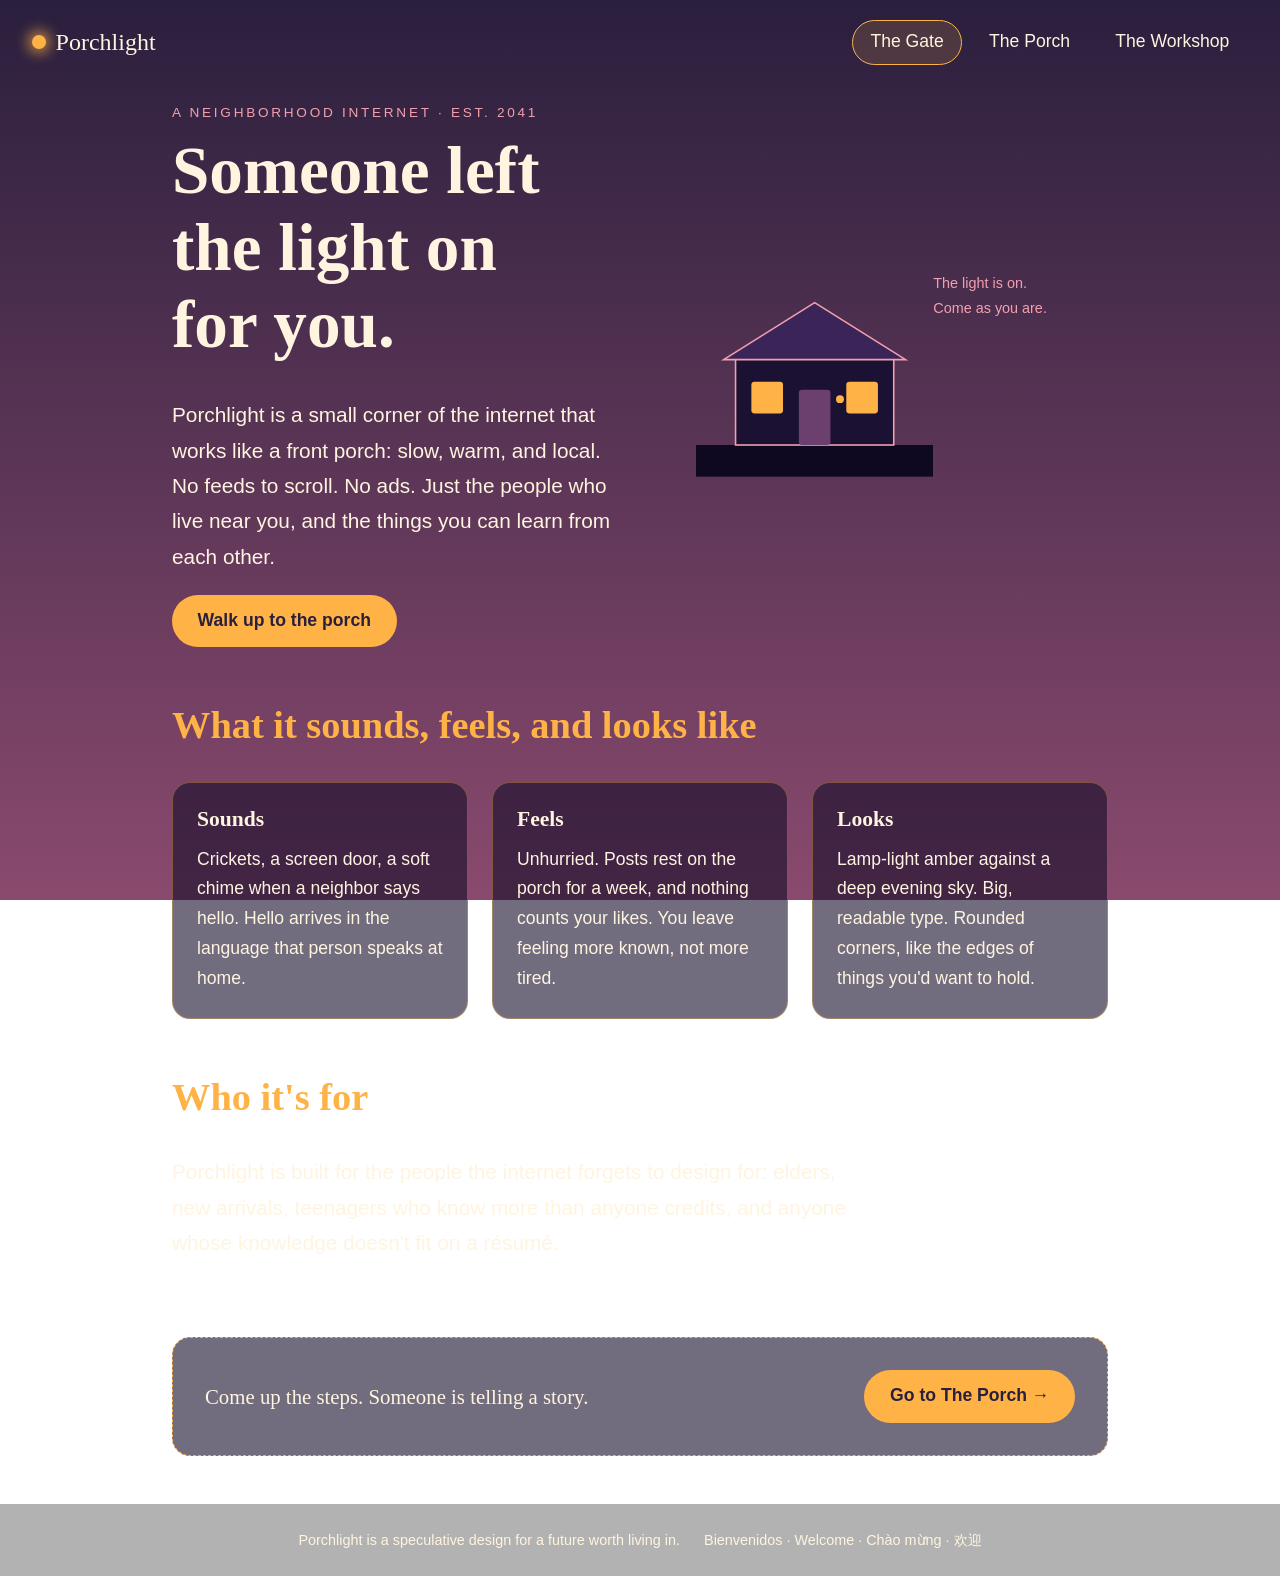
<file: index.html>
<!DOCTYPE html>
<html lang="en">
  <head>
    <meta charset="UTF-8">
    <meta name="viewport" content="width=device-width, initial-scale=1.0">
    <title>Porchlight | The Gate</title>
    <link rel="stylesheet" href="style.css">
  </head>
  <body class="dusk">

    <header class="site-header">
      <a class="brand" href="index.html">
        <span class="brand-light" aria-hidden="true"></span>
        Porchlight
      </a>
      <nav class="site-nav" aria-label="Main">
        <ul>
          <li><a href="index.html" aria-current="page">The Gate</a></li>
          <li><a href="porch.html">The Porch</a></li>
          <li><a href="workshop.html">The Workshop</a></li>
        </ul>
      </nav>
    </header>

    <main>

      <section class="hero">
        <div class="hero-text">
          <p class="eyebrow">A neighborhood internet &middot; Est. 2041</p>
          <h1>Someone left the light on for&nbsp;you.</h1>
          <p class="lede">
            Porchlight is a small corner of the internet that works like a front porch:
            slow, warm, and local. No feeds to scroll. No ads. Just the people who live
            near you, and the things you can learn from each other.
          </p>
          <a class="button" href="porch.html">Walk up to the porch</a>
        </div>

        <figure class="hero-art">
          <svg viewBox="0 0 300 260" role="img" aria-label="A small house at dusk with a glowing window and a porch lamp">
            <rect class="house-ground" x="0" y="220" width="300" height="40"></rect>
            <rect class="house-wall" x="50" y="110" width="200" height="110"></rect>
            <polygon class="house-roof" points="35,112 150,40 265,112"></polygon>
            <rect class="house-door" x="130" y="150" width="40" height="70" rx="4"></rect>
            <rect class="house-window" x="70" y="140" width="40" height="40" rx="4"></rect>
            <rect class="house-window" x="190" y="140" width="40" height="40" rx="4"></rect>
            <circle class="house-lamp" cx="182" cy="162" r="5"></circle>
          </svg>
          <figcaption class="byline">The light is on. Come as you are.</figcaption>
        </figure>
      </section>

      <section class="section">
        <h2>What it sounds, feels, and looks like</h2>
        <div class="cards">
          <article class="card">
            <h3>Sounds</h3>
            <p>
              Crickets, a screen door, a soft chime when a neighbor says hello.
              Hello arrives in the language that person speaks at home.
            </p>
          </article>
          <article class="card">
            <h3>Feels</h3>
            <p>
              Unhurried. Posts rest on the porch for a week, and nothing counts your
              likes. You leave feeling more known, not more tired.
            </p>
          </article>
          <article class="card">
            <h3>Looks</h3>
            <p>
              Lamp-light amber against a deep evening sky. Big, readable type. Rounded
              corners, like the edges of things you'd want to hold.
            </p>
          </article>
        </div>
      </section>

      <section class="section">
        <h2>Who it's for</h2>
        <p class="lede">
          Porchlight is built for the people the internet forgets to design for:
          elders, new arrivals, teenagers who know more than anyone credits, and anyone
          whose knowledge doesn't fit on a r&eacute;sum&eacute;.
        </p>
      </section>

      <aside class="next-door">
        <p>Come up the steps. Someone is telling a story.</p>
        <a class="button" href="porch.html">Go to The Porch &rarr;</a>
      </aside>

    </main>

    <footer class="site-footer">
      <p>Porchlight is a speculative design for a future worth living in.</p>
      <p>Bienvenidos &middot; Welcome &middot; Ch&agrave;o m&#7915;ng &middot; &#27426;&#36814;</p>
    </footer>

  </body>
</html>
</file>
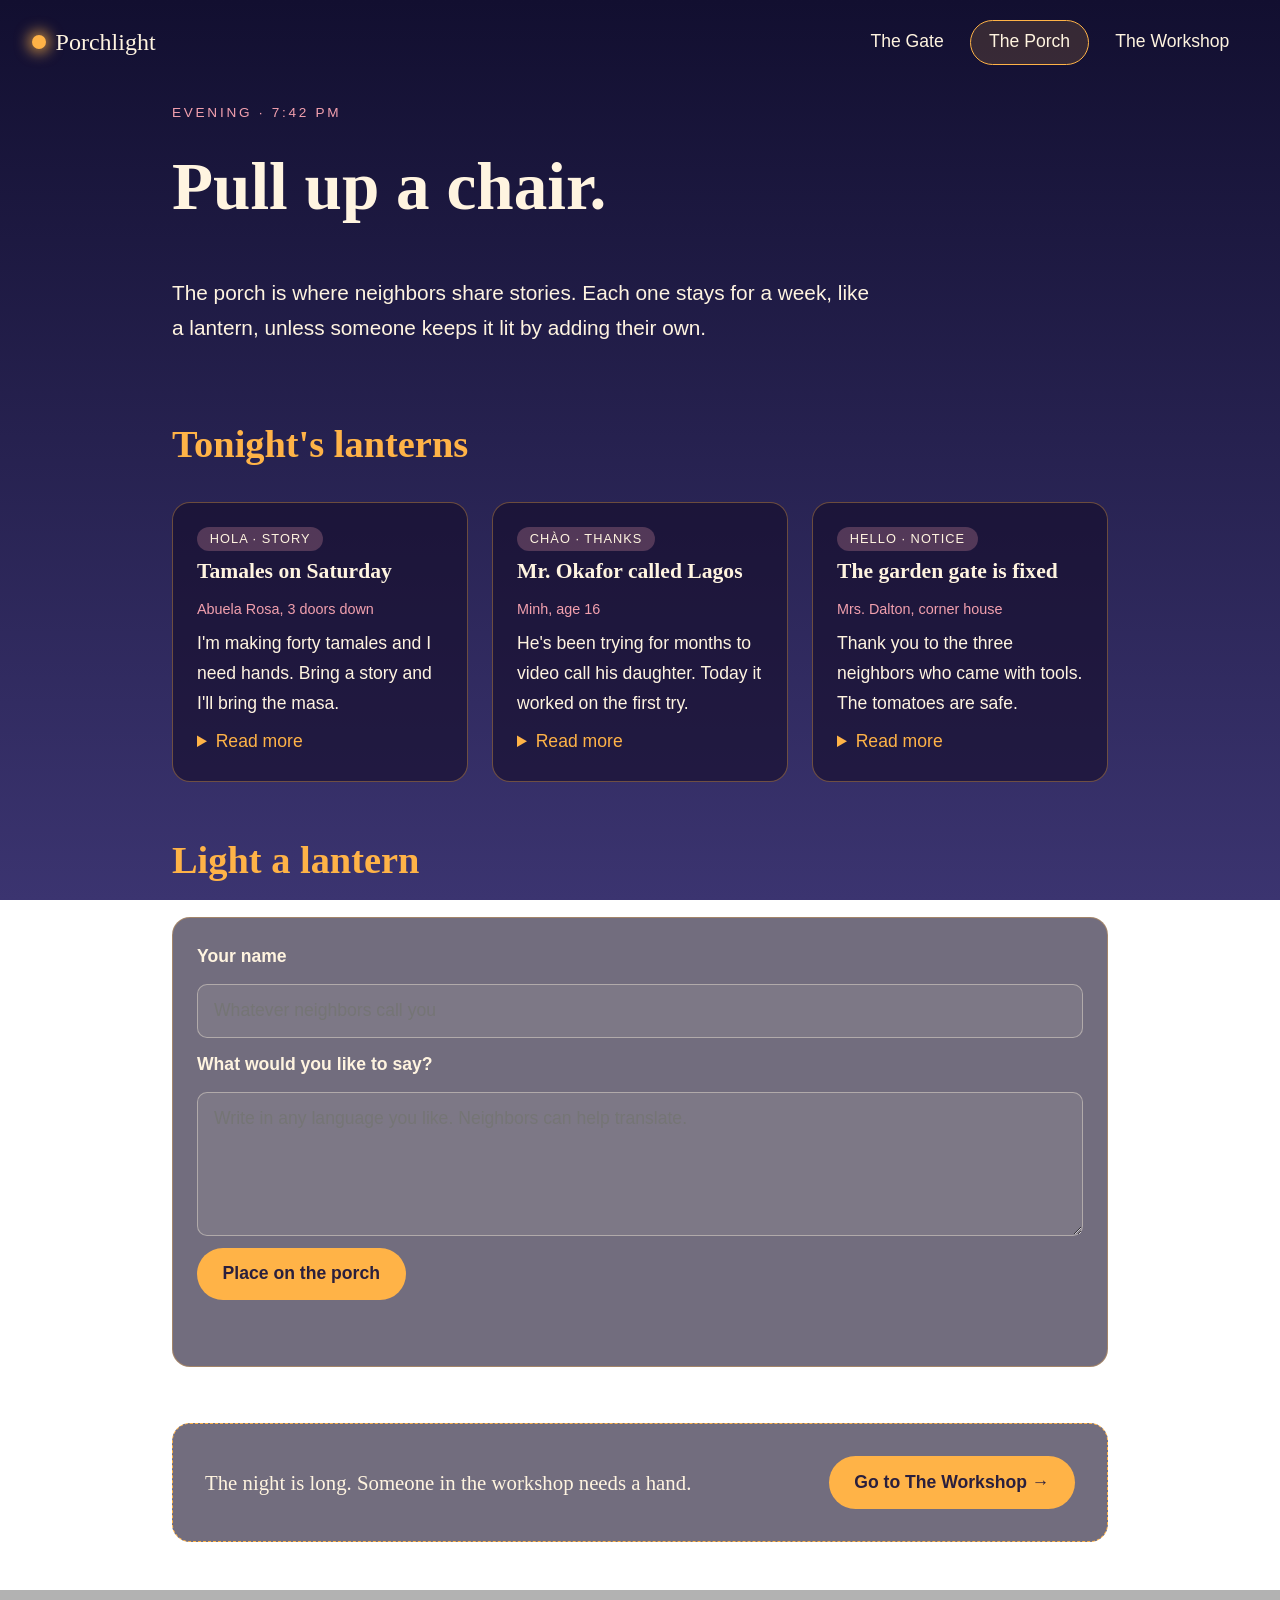
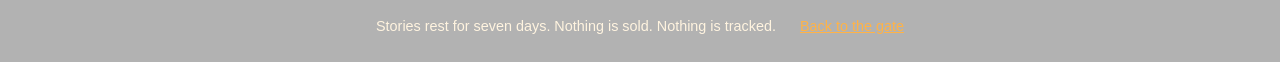
<file: porch.html>
<!DOCTYPE html>
<html lang="en">
  <head>
    <meta charset="UTF-8">
    <meta name="viewport" content="width=device-width, initial-scale=1.0">
    <title>Porchlight | The Porch</title>
    <link rel="stylesheet" href="style.css">
  </head>
  <body class="evening">

    <header class="site-header">
      <a class="brand" href="index.html">
        <span class="brand-light" aria-hidden="true"></span>
        Porchlight
      </a>
      <nav class="site-nav" aria-label="Main">
        <ul>
          <li><a href="index.html">The Gate</a></li>
          <li><a href="porch.html" aria-current="page">The Porch</a></li>
          <li><a href="workshop.html">The Workshop</a></li>
        </ul>
      </nav>
    </header>

    <main>

      <section class="section">
        <p class="eyebrow">Evening &middot; 7:42 PM</p>
        <h1>Pull up a chair.</h1>
        <p class="lede">
          The porch is where neighbors share stories. Each one stays for a week, like a
          lantern, unless someone keeps it lit by adding their own.
        </p>
      </section>

      <section class="section">
        <h2>Tonight's lanterns</h2>
        <div class="cards" id="lantern-list">

          <article class="card">
            <span class="tag">Hola &middot; Story</span>
            <h3>Tamales on Saturday</h3>
            <p class="byline">Abuela Rosa, 3 doors down</p>
            <p>I'm making forty tamales and I need hands. Bring a story and I'll bring the masa.</p>
            <details>
              <summary>Read more</summary>
              <p>
                My granddaughter translated this post for me. Now my recipe is travelling
                to kitchens I'll never see. That makes an old woman very happy.
              </p>
            </details>
          </article>

          <article class="card">
            <span class="tag">Ch&agrave;o &middot; Thanks</span>
            <h3>Mr. Okafor called Lagos</h3>
            <p class="byline">Minh, age 16</p>
            <p>He's been trying for months to video call his daughter. Today it worked on the first try.</p>
            <details>
              <summary>Read more</summary>
              <p>
                We practiced on the porch with tea. He taught me how to say good morning
                in Igbo. I think I got the better trade.
              </p>
            </details>
          </article>

          <article class="card">
            <span class="tag">Hello &middot; Notice</span>
            <h3>The garden gate is fixed</h3>
            <p class="byline">Mrs. Dalton, corner house</p>
            <p>Thank you to the three neighbors who came with tools. The tomatoes are safe.</p>
            <details>
              <summary>Read more</summary>
              <p>
                If you want to help next month, the compost bin could use a lid. Light a
                lantern in the Workshop and we'll find you.
              </p>
            </details>
          </article>

        </div>
      </section>

      <section class="section">
        <h2>Light a lantern</h2>
        <form class="porch-form" id="porch-form" action="#" method="post">
          <label for="name">Your name</label>
          <input id="name" name="name" type="text" placeholder="Whatever neighbors call you">

          <label for="story">What would you like to say?</label>
          <textarea id="story" name="story" rows="4" maxlength="400" required placeholder="Write in any language you like. Neighbors can help translate."></textarea>

          <button class="button" type="submit">Place on the porch</button>
          <p class="form-status" role="status" aria-live="polite"></p>
        </form>
      </section>

      <aside class="next-door">
        <p>The night is long. Someone in the workshop needs a hand.</p>
        <a class="button" href="workshop.html">Go to The Workshop &rarr;</a>
      </aside>

    </main>

    <footer class="site-footer">
      <p>Stories rest for seven days. Nothing is sold. Nothing is tracked.</p>
      <p><a href="index.html">Back to the gate</a></p>
    </footer>

    <script src="script.js"></script>
  </body>
</html>
</file>
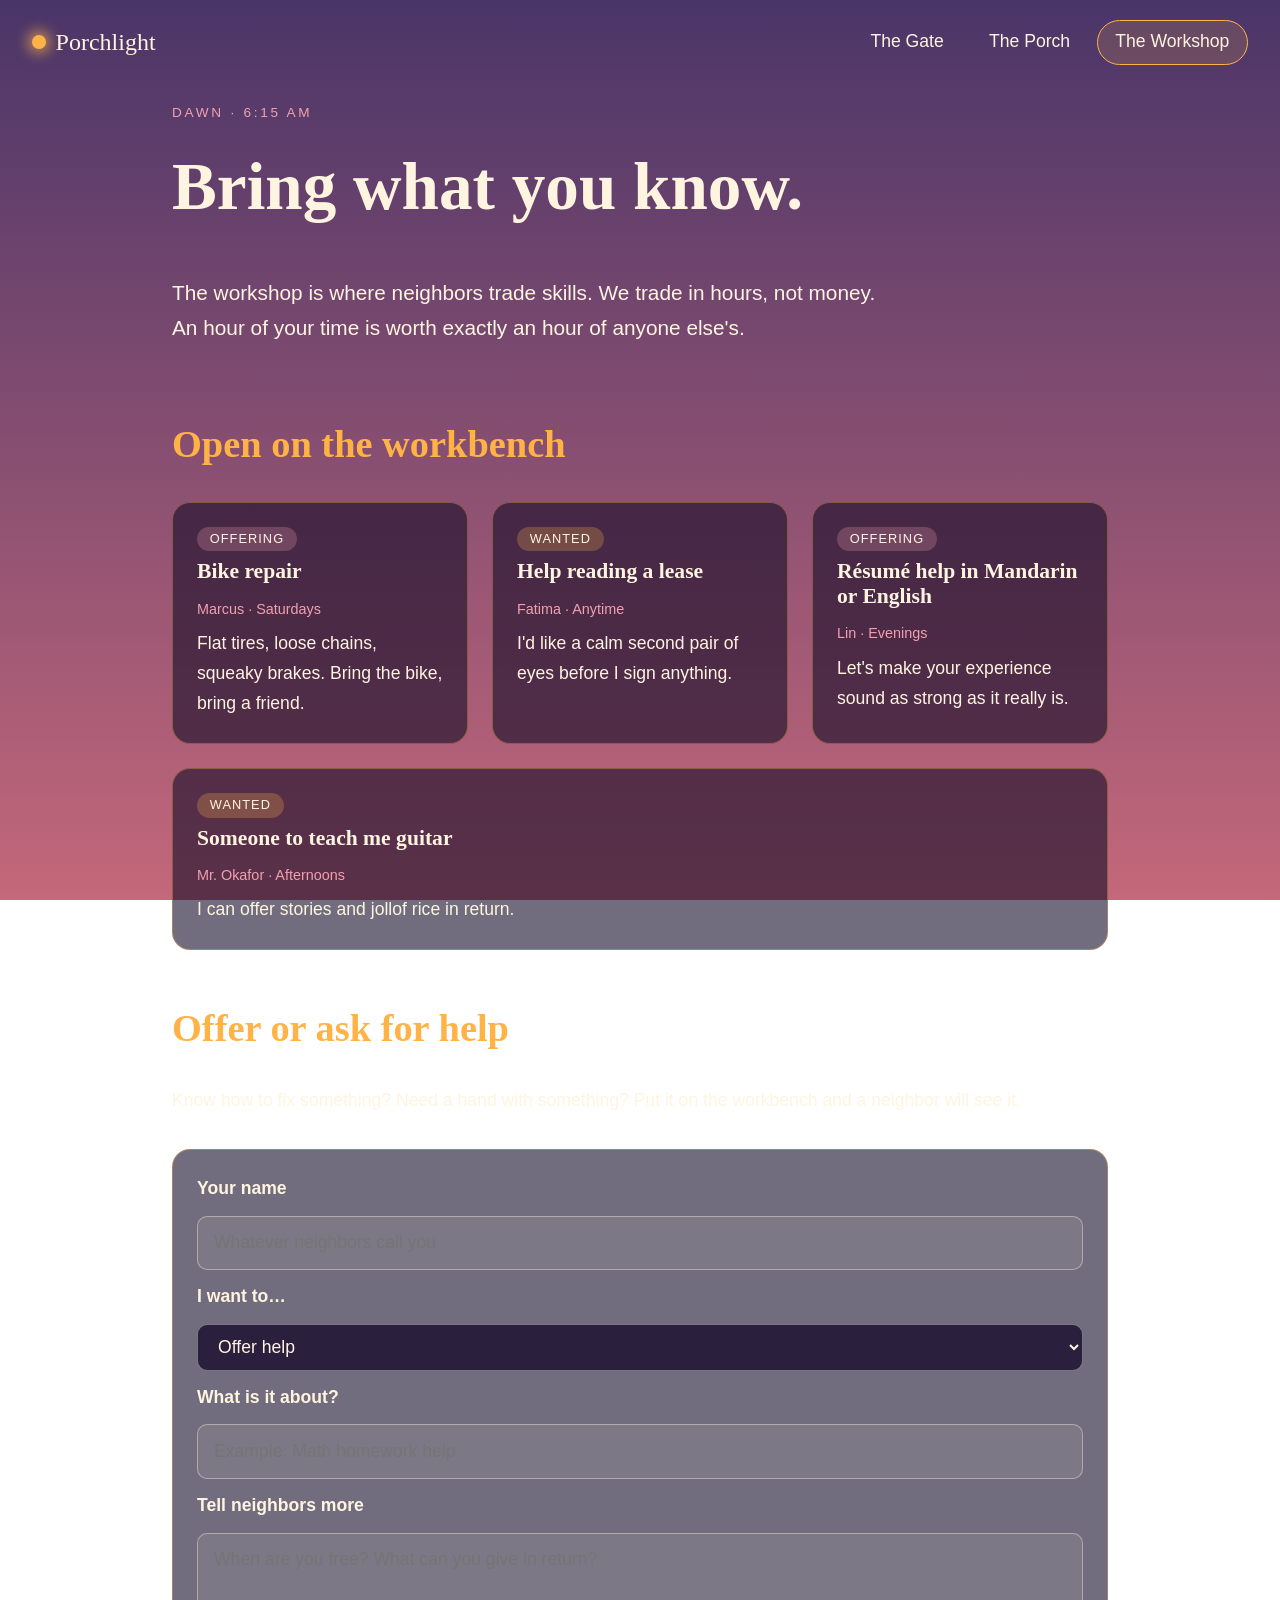
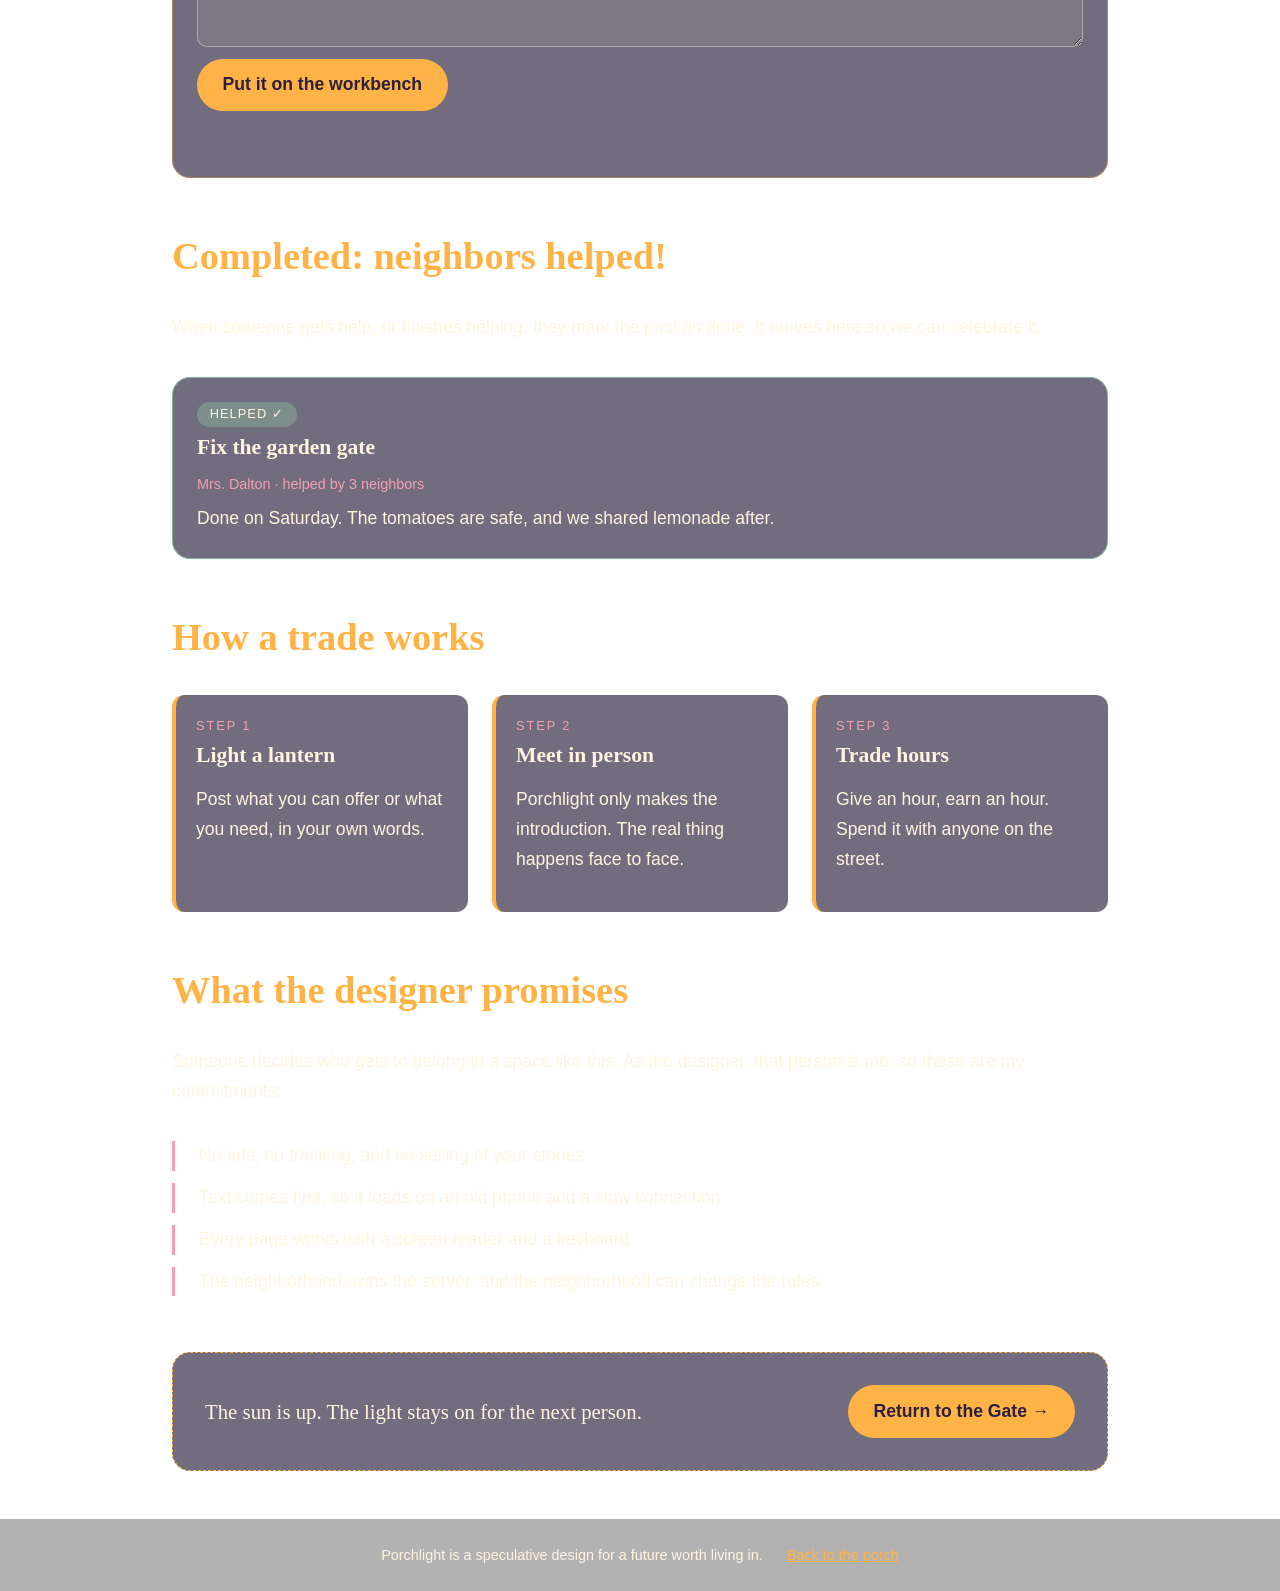
<file: workshop.html>
<!DOCTYPE html>
<html lang="en">
  <head>
    <meta charset="UTF-8">
    <meta name="viewport" content="width=device-width, initial-scale=1.0">
    <title>Porchlight | The Workshop</title>
    <link rel="stylesheet" href="style.css">
  </head>
  <body class="dawn">

    <header class="site-header">
      <a class="brand" href="index.html">
        <span class="brand-light" aria-hidden="true"></span>
        Porchlight
      </a>
      <nav class="site-nav" aria-label="Main">
        <ul>
          <li><a href="index.html">The Gate</a></li>
          <li><a href="porch.html">The Porch</a></li>
          <li><a href="workshop.html" aria-current="page">The Workshop</a></li>
        </ul>
      </nav>
    </header>

    <main>

      <section class="section">
        <p class="eyebrow">Dawn &middot; 6:15 AM</p>
        <h1>Bring what you know.</h1>
        <p class="lede">
          The workshop is where neighbors trade skills. We trade in hours, not money.
          An hour of your time is worth exactly an hour of anyone else's.
        </p>
      </section>

      <section class="section">
        <h2>Open on the workbench</h2>
        <div class="cards" id="workbench-list">

          <article class="card">
            <span class="tag">Offering</span>
            <h3>Bike repair</h3>
            <p class="byline">Marcus &middot; Saturdays</p>
            <p>Flat tires, loose chains, squeaky brakes. Bring the bike, bring a friend.</p>
          </article>

          <article class="card">
            <span class="tag want">Wanted</span>
            <h3>Help reading a lease</h3>
            <p class="byline">Fatima &middot; Anytime</p>
            <p>I'd like a calm second pair of eyes before I sign anything.</p>
          </article>

          <article class="card">
            <span class="tag">Offering</span>
            <h3>R&eacute;sum&eacute; help in Mandarin or English</h3>
            <p class="byline">Lin &middot; Evenings</p>
            <p>Let's make your experience sound as strong as it really is.</p>
          </article>

          <article class="card">
            <span class="tag want">Wanted</span>
            <h3>Someone to teach me guitar</h3>
            <p class="byline">Mr. Okafor &middot; Afternoons</p>
            <p>I can offer stories and jollof rice in return.</p>
          </article>

        </div>
      </section>

      <section class="section">
        <h2>Offer or ask for help</h2>
        <p>
          Know how to fix something? Need a hand with something? Put it on the workbench
          and a neighbor will see it.
        </p>
        <form class="porch-form" id="workshop-form" action="#" method="post">
          <label for="w-name">Your name</label>
          <input id="w-name" name="name" type="text" placeholder="Whatever neighbors call you">

          <label for="w-kind">I want to&hellip;</label>
          <select id="w-kind" name="kind">
            <option value="Offering">Offer help</option>
            <option value="Wanted">Ask for help</option>
          </select>

          <label for="w-title">What is it about?</label>
          <input id="w-title" name="title" type="text" maxlength="60" required placeholder="Example: Math homework help">

          <label for="w-details">Tell neighbors more</label>
          <textarea id="w-details" name="details" rows="3" maxlength="300" required placeholder="When are you free? What can you give in return?"></textarea>

          <button class="button" type="submit">Put it on the workbench</button>
          <p class="form-status" role="status" aria-live="polite"></p>
        </form>
      </section>

      <section class="section">
        <h2>Completed: neighbors helped!</h2>
        <p>
          When someone gets help, or finishes helping, they mark the post as done.
          It moves here so we can celebrate it.
        </p>
        <div class="cards" id="done-list">
          <article class="card card-done">
            <span class="tag done-tag">Helped &#10003;</span>
            <h3>Fix the garden gate</h3>
            <p class="byline">Mrs. Dalton &middot; helped by 3 neighbors</p>
            <p>Done on Saturday. The tomatoes are safe, and we shared lemonade after.</p>
          </article>
        </div>
      </section>

      <section class="section">
        <h2>How a trade works</h2>
        <ol class="steps">
          <li>
            <h3>Light a lantern</h3>
            <p>Post what you can offer or what you need, in your own words.</p>
          </li>
          <li>
            <h3>Meet in person</h3>
            <p>Porchlight only makes the introduction. The real thing happens face to face.</p>
          </li>
          <li>
            <h3>Trade hours</h3>
            <p>Give an hour, earn an hour. Spend it with anyone on the street.</p>
          </li>
        </ol>
      </section>

      <section class="section">
        <h2>What the designer promises</h2>
        <p>
          Someone decides who gets to belong in a space like this. As the designer, that
          person is me, so these are my commitments:
        </p>
        <ul class="promises">
          <li>No ads, no tracking, and no selling of your stories.</li>
          <li>Text comes first, so it loads on an old phone and a slow connection.</li>
          <li>Every page works with a screen reader and a keyboard.</li>
          <li>The neighborhood owns the server, and the neighborhood can change the rules.</li>
        </ul>
      </section>

      <aside class="next-door">
        <p>The sun is up. The light stays on for the next person.</p>
        <a class="button" href="index.html">Return to the Gate &rarr;</a>
      </aside>

    </main>

    <footer class="site-footer">
      <p>Porchlight is a speculative design for a future worth living in.</p>
      <p><a href="porch.html">Back to the porch</a></p>
    </footer>

    <script src="script.js"></script>
  </body>
</html>
</file>
<file: style.css>
/* ==========================================================
   Porchlight — shared styles
   A neighborhood internet that feels like a front porch.
   Each page sets a time of day on <body>: dusk -> evening -> dawn
   ========================================================== */

/* ---------- Tokens ---------- */
:root {
  --cream: #fff4e0;
  --amber: #ffb347;
  --rose: #f2a0ae;
  --panel: rgba(20, 12, 40, 0.6);
  --sky-top: #2a1f3d;
  --sky-bottom: #8a4a6e;
}

/* The sky changes as you walk through the world */
body.dusk    { --sky-top: #2a1f3d; --sky-bottom: #8a4a6e; }
body.evening { --sky-top: #120f30; --sky-bottom: #3b3470; }
body.dawn    { --sky-top: #4a3568; --sky-bottom: #c4687a; }

/* ---------- Base ---------- */
*,
*::before,
*::after {
  box-sizing: border-box;
}

body {
  margin: 0;
  min-height: 100vh;
  display: flex;
  flex-direction: column;
  font-family: "Trebuchet MS", "Segoe UI", sans-serif;
  font-size: 1.1rem;
  line-height: 1.7;
  color: var(--cream);
  background: linear-gradient(180deg, var(--sky-top), var(--sky-bottom)) fixed;
}

h1,
h2,
h3 {
  font-family: Georgia, "Times New Roman", serif;
  line-height: 1.15;
  margin: 0 0 0.5em;
}

h1 { font-size: clamp(2.4rem, 6vw, 4.2rem); }
h2 { font-size: clamp(1.7rem, 4vw, 2.4rem); color: var(--amber); }
h3 { font-size: 1.35rem; }

p { margin: 0 0 1em; }

a { color: var(--amber); }

:focus-visible {
  outline: 3px solid var(--amber);
  outline-offset: 3px;
}

.eyebrow {
  margin: 0 0 0.5rem;
  font-size: 0.85rem;
  letter-spacing: 0.2em;
  text-transform: uppercase;
  color: var(--rose);
}

.lede {
  font-size: 1.3rem;
  max-width: 34em;
}

/* ---------- Header + navigation (flexbox) ---------- */
.site-header {
  display: flex;
  flex-wrap: wrap;
  justify-content: space-between;
  align-items: center;
  gap: 1rem;
  padding: 1.25rem 2rem;
}

.brand {
  display: flex;
  align-items: center;
  gap: 0.6rem;
  font-family: Georgia, serif;
  font-size: 1.5rem;
  color: var(--cream);
  text-decoration: none;
}

.brand-light {
  width: 14px;
  height: 14px;
  border-radius: 50%;
  background: var(--amber);
  box-shadow: 0 0 14px 4px rgba(255, 179, 71, 0.7);
  animation: flicker 4s ease-in-out infinite;
}

.site-nav ul {
  display: flex;
  flex-wrap: wrap;
  gap: 0.5rem;
  margin: 0;
  padding: 0;
  list-style: none;
}

.site-nav a {
  display: block;
  padding: 0.4rem 1.1rem;
  border: 1px solid transparent;
  border-radius: 999px;
  color: var(--cream);
  text-decoration: none;
}

.site-nav a:hover,
.site-nav a[aria-current="page"] {
  border-color: var(--amber);
  background: rgba(255, 179, 71, 0.15);
}

/* ---------- Main layout (flexbox) ---------- */
main {
  flex: 1;
  display: flex;
  flex-direction: column;
  gap: 3.5rem;
  width: 100%;
  max-width: 1000px;
  margin: 0 auto;
  padding: 1rem 2rem 3rem;
}

.hero {
  display: flex;
  flex-wrap: wrap;
  align-items: center;
  gap: 2rem;
}

.hero-text {
  flex: 1 1 320px;
}

.hero-art {
  flex: 1 1 240px;
  display: flex;
  justify-content: center;
}

.hero-art svg {
  width: 100%;
  max-width: 340px;
  height: auto;
}

/* SVG house colors */
.house-wall   { fill: #1b1233; stroke: var(--rose); stroke-width: 2; }
.house-roof   { fill: #3b2457; stroke: var(--rose); stroke-width: 2; }
.house-door   { fill: #6b3f6e; }
.house-window { fill: var(--amber); animation: flicker 4s ease-in-out infinite; }
.house-lamp   { fill: var(--amber); }
.house-ground { fill: #0e0820; }

.section {
  display: flex;
  flex-direction: column;
  gap: 1rem;
}

/* ---------- Cards ---------- */
.cards {
  display: flex;
  flex-wrap: wrap;
  gap: 1.5rem;
}

.card {
  flex: 1 1 260px;
  display: flex;
  flex-direction: column;
  gap: 0.5rem;
  padding: 1.5rem;
  background: var(--panel);
  border: 1px solid rgba(255, 179, 71, 0.35);
  border-radius: 18px;
  transition: box-shadow 0.3s ease, transform 0.3s ease;
}

.card:hover {
  transform: translateY(-4px);
  box-shadow: 0 0 30px rgba(255, 179, 71, 0.35);
}

.card h3 { margin-bottom: 0.2em; }
.card p  { margin: 0; }

.tag {
  align-self: flex-start;
  padding: 0.1rem 0.8rem;
  font-size: 0.8rem;
  letter-spacing: 0.08em;
  text-transform: uppercase;
  color: var(--cream);
  background: rgba(242, 160, 174, 0.25);
  border-radius: 999px;
}

.tag.want { background: rgba(255, 179, 71, 0.25); }

.byline {
  font-size: 0.9rem;
  color: var(--rose);
}

/* ---------- Buttons ---------- */
.button {
  display: inline-block;
  align-self: flex-start;
  padding: 0.7rem 1.6rem;
  font: inherit;
  font-weight: bold;
  color: #2a1f3d;
  background: var(--amber);
  border: none;
  border-radius: 999px;
  text-decoration: none;
  cursor: pointer;
  transition: box-shadow 0.3s ease;
}

.button:hover {
  box-shadow: 0 0 22px rgba(255, 179, 71, 0.8);
}

/* ---------- Details (no-JavaScript interaction) ---------- */
details summary {
  cursor: pointer;
  color: var(--amber);
}

details p {
  margin-top: 0.75rem;
}

/* ---------- Form ---------- */
.porch-form {
  display: flex;
  flex-direction: column;
  gap: 0.75rem;
  padding: 1.5rem;
  background: var(--panel);
  border: 1px solid rgba(255, 179, 71, 0.35);
  border-radius: 18px;
}

.porch-form label {
  font-weight: bold;
}

.porch-form input,
.porch-form textarea {
  padding: 0.7rem 1rem;
  font: inherit;
  color: var(--cream);
  background: rgba(255, 244, 224, 0.08);
  border: 1px solid rgba(255, 244, 224, 0.4);
  border-radius: 10px;
}

.porch-form select {
  padding: 0.7rem 1rem;
  font: inherit;
  color: var(--cream);
  background: #2a1f3d;
  border: 1px solid rgba(255, 244, 224, 0.4);
  border-radius: 10px;
}

.form-status {
  margin: 0;
  min-height: 1.7em;
  color: var(--amber);
}

/* ---------- Posts added by neighbors ---------- */
.card.is-new {
  animation: arrive 1.2s ease-out;
  border-color: var(--amber);
}

.card-actions {
  display: flex;
  flex-wrap: wrap;
  gap: 0.5rem;
}

.card-done {
  border-color: rgba(150, 220, 170, 0.6);
}

.tag.done-tag {
  background: rgba(150, 220, 170, 0.3);
}

.card-remove,
.card-toggle {
  align-self: flex-start;
  margin-top: 0.5rem;
  padding: 0.2rem 0.8rem;
  font: inherit;
  font-size: 0.85rem;
  color: var(--cream);
  background: transparent;
  border: 1px solid rgba(255, 244, 224, 0.4);
  border-radius: 999px;
  cursor: pointer;
}

.card-remove:hover,
.card-toggle:hover {
  border-color: var(--amber);
  color: var(--amber);
}

@keyframes arrive {
  from { box-shadow: 0 0 40px rgba(255, 179, 71, 0.9); transform: translateY(-10px); }
  to   { box-shadow: 0 0 0 rgba(255, 179, 71, 0); transform: translateY(0); }
}

/* ---------- Steps and promises ---------- */
.steps {
  display: flex;
  flex-wrap: wrap;
  gap: 1.5rem;
  margin: 0;
  padding: 0;
  list-style: none;
  counter-reset: step;
}

.steps li {
  flex: 1 1 220px;
  display: flex;
  flex-direction: column;
  gap: 0.4rem;
  padding: 1.25rem;
  background: var(--panel);
  border-left: 4px solid var(--amber);
  border-radius: 12px;
  counter-increment: step;
}

.steps li::before {
  content: "Step " counter(step);
  font-size: 0.8rem;
  letter-spacing: 0.15em;
  text-transform: uppercase;
  color: var(--rose);
}

.promises {
  display: flex;
  flex-direction: column;
  gap: 0.75rem;
  margin: 0;
  padding: 0;
  list-style: none;
}

.promises li {
  padding-left: 1.5rem;
  border-left: 3px solid var(--rose);
}

/* ---------- Guided path to the next page ---------- */
.next-door {
  display: flex;
  flex-wrap: wrap;
  justify-content: space-between;
  align-items: center;
  gap: 1rem;
  padding: 2rem;
  background: var(--panel);
  border: 1px dashed var(--amber);
  border-radius: 18px;
}

.next-door p {
  margin: 0;
  font-family: Georgia, serif;
  font-size: 1.3rem;
}

/* ---------- Footer ---------- */
.site-footer {
  display: flex;
  flex-wrap: wrap;
  justify-content: center;
  gap: 0.5rem 1.5rem;
  padding: 1.5rem 2rem;
  font-size: 0.9rem;
  text-align: center;
  background: rgba(0, 0, 0, 0.3);
}

.site-footer p { margin: 0; }

/* ---------- Motion ---------- */
@keyframes flicker {
  0%, 100% { opacity: 1; }
  45%      { opacity: 0.85; }
  50%      { opacity: 1; }
  70%      { opacity: 0.9; }
}

@media (prefers-reduced-motion: reduce) {
  * {
    animation: none !important;
    transition: none !important;
  }
}

/* ---------- Small screens ---------- */
@media (max-width: 600px) {
  .site-header { padding: 1rem; }
  main { padding: 1rem; gap: 2.5rem; }
  .next-door { flex-direction: column; align-items: flex-start; }
}
</file>
